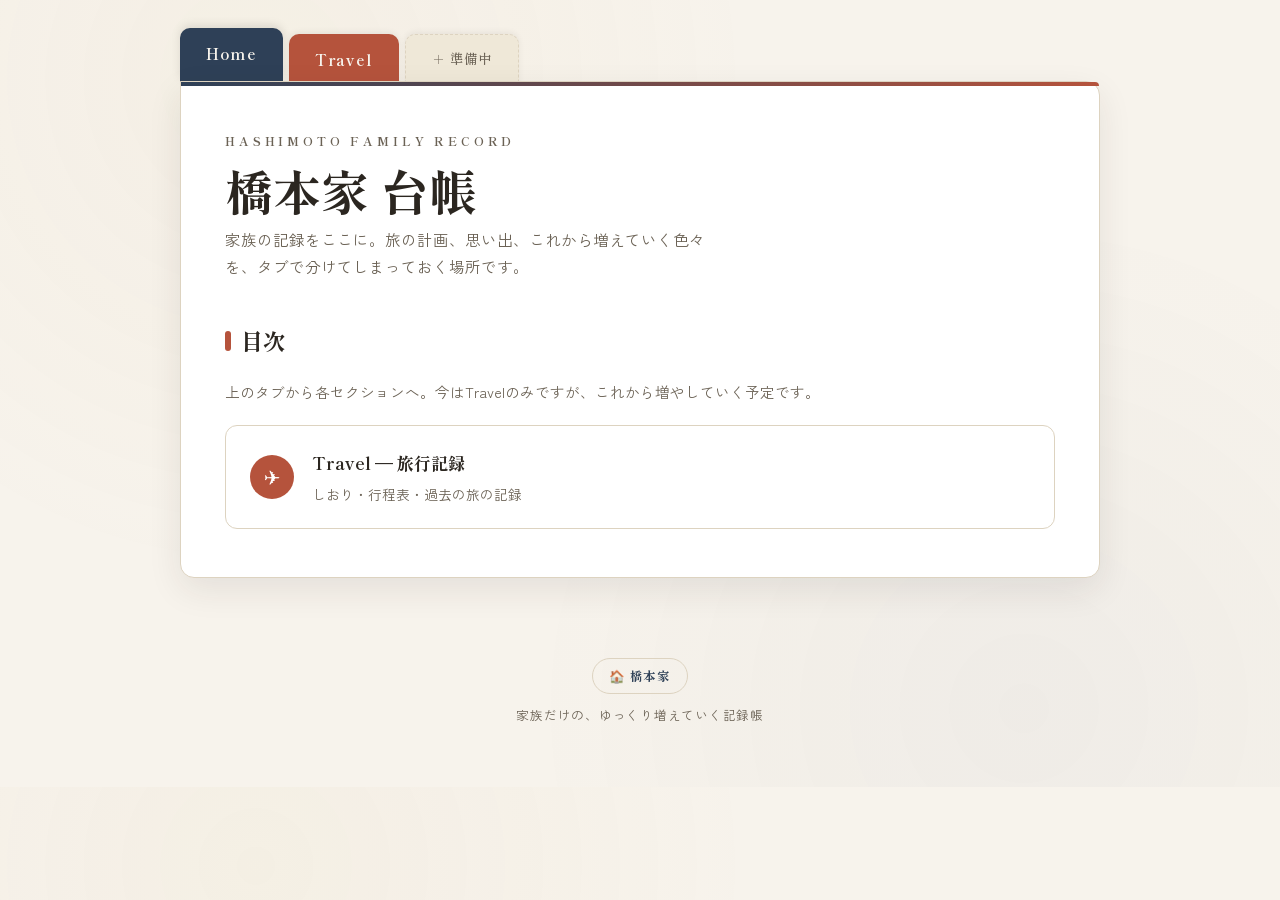
<file: index.html>
<!DOCTYPE html>
<html lang="ja">
<head>
<meta charset="UTF-8">
<meta name="viewport" content="width=device-width, initial-scale=1.0">
<title>橋本家 台帳</title>
<link rel="stylesheet" href="style.css">
</head>
<body>

<div class="binder">
  <nav class="tabnav">
    <a href="index.html" class="tab home active">Home</a>
    <a href="travel.html" class="tab travel">Travel</a>
    <span class="tab future">＋ 準備中</span>
  </nav>

  <div class="sheet">
    <div class="eyebrow">HASHIMOTO FAMILY RECORD</div>
    <h1 class="title">橋本家 台帳</h1>
    <p class="lede">家族の記録をここに。旅の計画、思い出、これから増えていく色々を、タブで分けてしまっておく場所です。</p>

    <div style="margin-top:40px;">
      <h2 class="section"><span class="bar"></span>目次</h2>
      <p style="color:var(--ink-soft); font-size:14.5px; margin-bottom:20px;">
        上のタブから各セクションへ。今はTravelのみですが、これから増やしていく予定です。
      </p>

      <a href="travel.html" style="text-decoration:none;">
        <div style="border:1px solid var(--line); border-radius:12px; padding:22px 24px; display:flex; align-items:center; gap:18px; transition:box-shadow .15s ease;">
          <div style="width:44px;height:44px;border-radius:50%;background:var(--rust);color:#fff;display:grid;place-items:center;font-size:20px;flex:none;">✈</div>
          <div>
            <div style="font-family:'Shippori Mincho',serif; font-weight:700; font-size:17px; color:var(--ink);">Travel — 旅行記録</div>
            <div style="font-size:13.5px; color:var(--ink-soft); margin-top:3px;">しおり・行程表・過去の旅の記録</div>
          </div>
        </div>
      </a>
    </div>
  </div>
</div>

<div class="foot">
  <div class="stamp">🏠 橋本家</div>
  <div>家族だけの、ゆっくり増えていく記録帳</div>
</div>

</body>
</html>
</file>
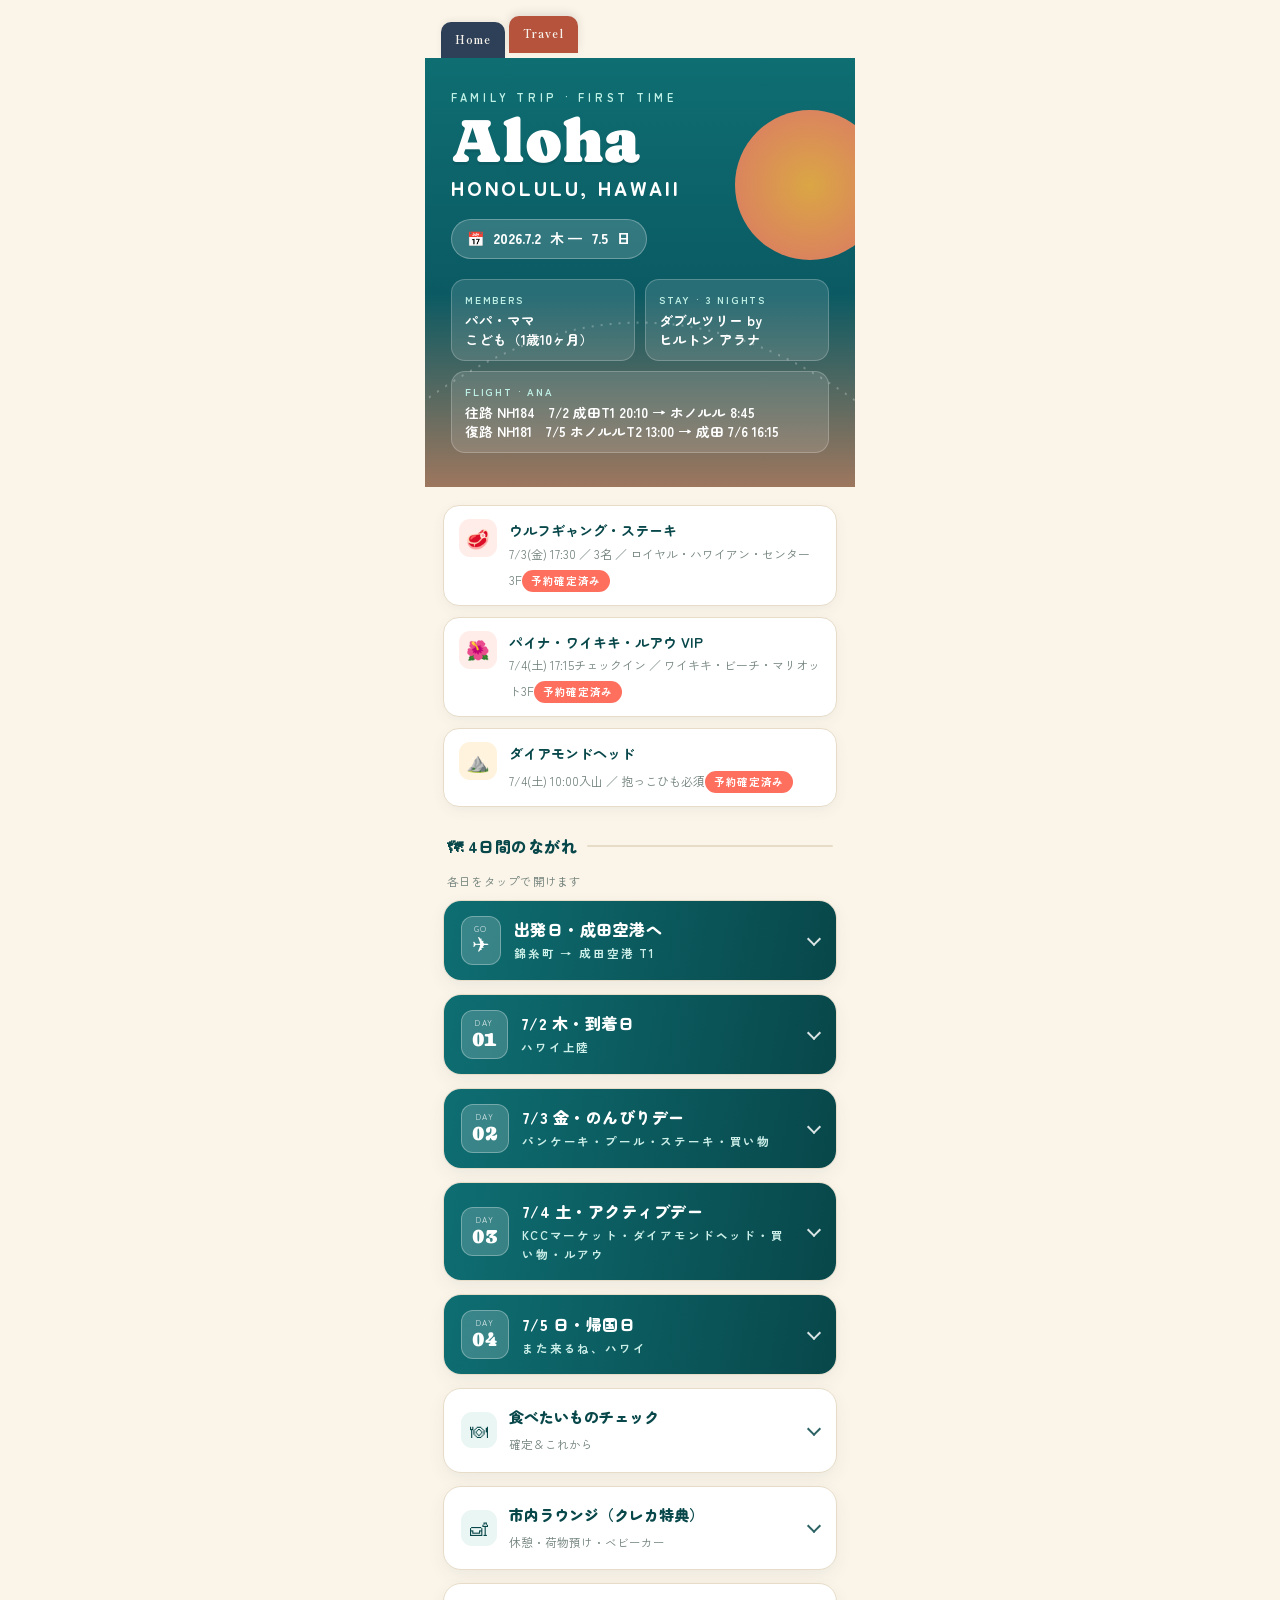
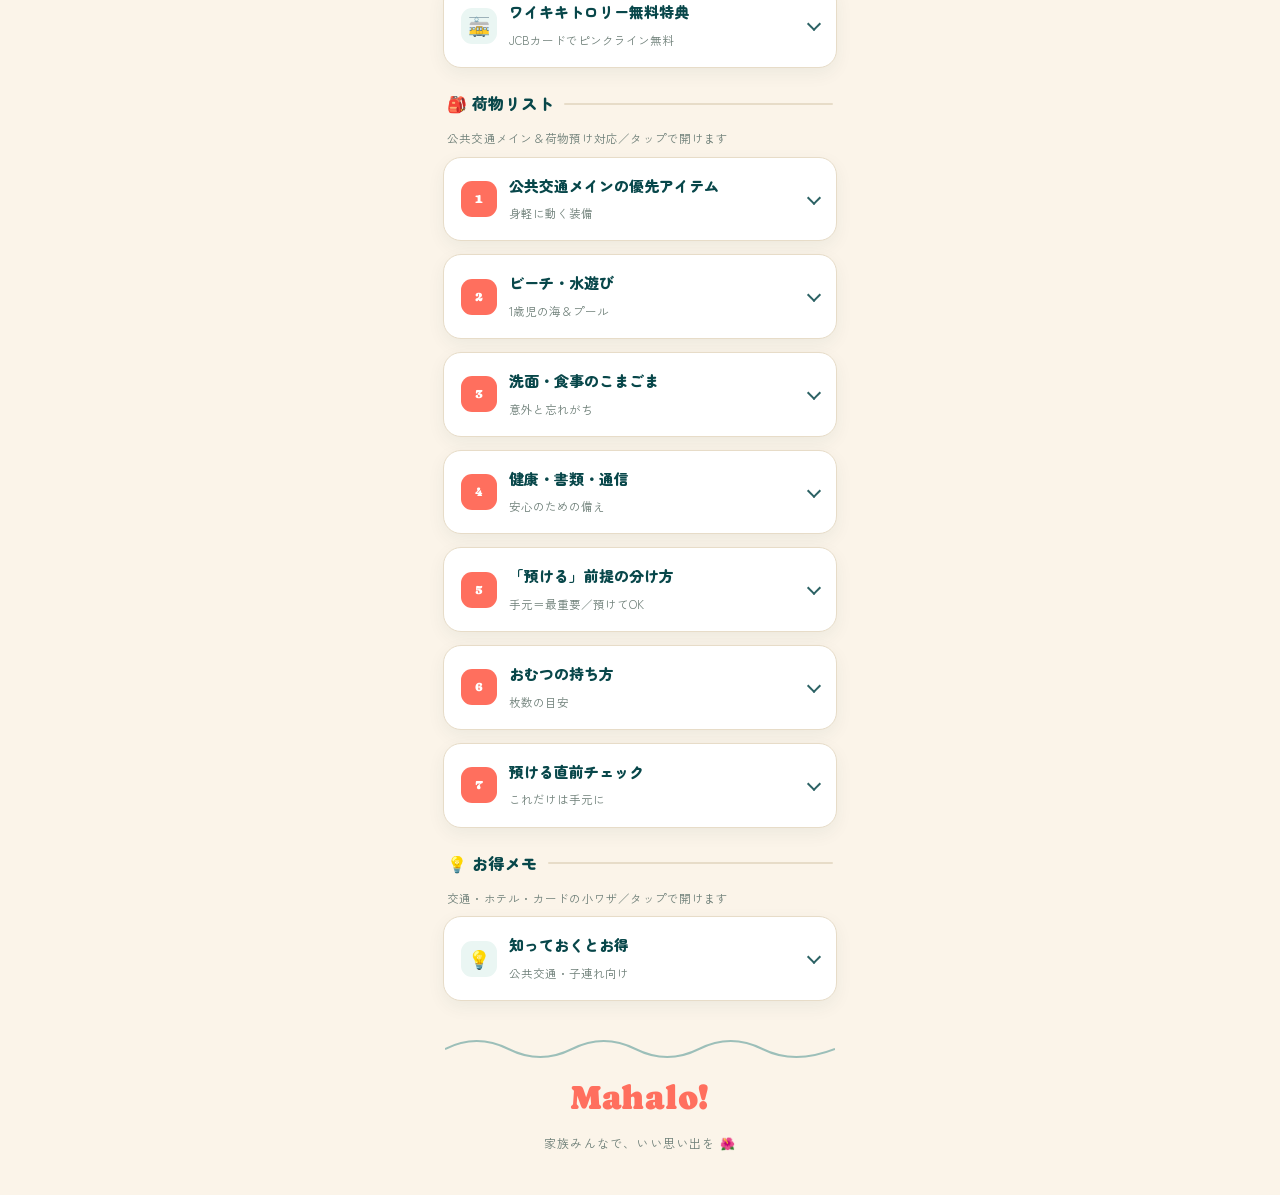
<file: hawaii-2026.html>
<!DOCTYPE html>
<html lang="ja">
<head>
<meta charset="UTF-8">
<meta name="viewport" content="width=device-width, initial-scale=1.0">
<title>ハワイ 旅のしおり｜2026.7.2–7.5</title>
<link rel="preconnect" href="https://fonts.googleapis.com">
<link rel="preconnect" href="https://fonts.gstatic.com" crossorigin>
<link href="https://fonts.googleapis.com/css2?family=Caprasimo&family=Zen+Maru+Gothic:wght@500;700;900&family=Zen+Kaku+Gothic+New:wght@400;500;700&family=Shippori+Mincho:wght@700&display=swap" rel="stylesheet">
<link rel="stylesheet" href="style.css">
<style>
  :root{
    --sea:#0E6E72;--sea-deep:#08474A;--guava:#FF6F5E;--mango:#FFB23E;
    --sand:#FBF4E9;--foam:#FFFFFF;--ink:#22332E;--muted:#6E7F78;--line:#E7DCC8;
  }
  *{box-sizing:border-box;margin:0;padding:0;}
  html{scroll-behavior:smooth;}
  body{font-family:"Zen Kaku Gothic New",system-ui,sans-serif;background:var(--sand);color:var(--ink);line-height:1.7;-webkit-font-smoothing:antialiased;}
  .wrap{max-width:430px;margin:0 auto;background:var(--sand);overflow:hidden;}

  /* ---------- HERO ---------- */
  .hero{position:relative;background:linear-gradient(180deg,#0E6E72 0%,#0B5A63 55%,#FF8A5B 130%);color:#fff;padding:30px 26px 34px;overflow:hidden;}
  .hero .sun{position:absolute;top:52px;right:-30px;width:150px;height:150px;border-radius:50%;background:radial-gradient(circle at 50% 50%,var(--mango),#FF8A5B 70%);opacity:.85;}
  .hero .arc{position:absolute;inset:0;width:100%;height:100%;pointer-events:none;}
  .eyebrow{font-family:"Zen Maru Gothic";font-weight:700;letter-spacing:.34em;font-size:11px;color:#BFF0E6;position:relative;z-index:2;}
  .aloha{font-family:"Caprasimo",serif;font-size:62px;line-height:.92;margin:6px 0 2px;position:relative;z-index:2;text-shadow:0 3px 0 rgba(8,71,74,.25);}
  .dest{font-family:"Zen Maru Gothic";font-weight:900;font-size:20px;letter-spacing:.14em;position:relative;z-index:2;color:#fff;}
  .dates{position:relative;z-index:2;margin-top:14px;display:inline-flex;align-items:center;gap:9px;background:rgba(255,255,255,.16);border:1px solid rgba(255,255,255,.28);padding:7px 15px;border-radius:999px;font-weight:700;font-size:14px;}
  .dates b{font-family:"Zen Maru Gothic";font-weight:900;}
  .facts{position:relative;z-index:2;margin-top:20px;display:grid;grid-template-columns:1fr 1fr;gap:10px;}
  .fact{background:rgba(255,255,255,.12);border:1px solid rgba(255,255,255,.22);border-radius:14px;padding:11px 13px;}
  .fact .k{font-size:10px;letter-spacing:.18em;color:#BFF0E6;font-weight:700;}
  .fact .v{font-family:"Zen Maru Gothic";font-weight:700;font-size:13.5px;margin-top:3px;line-height:1.4;}
  .fact.wide{grid-column:1 / -1;}

  /* ---------- PINS ---------- */
  .pins{padding:18px 18px 4px;display:flex;flex-direction:column;gap:11px;}
  .pin{display:flex;gap:12px;align-items:flex-start;background:var(--foam);border-radius:16px;padding:13px 15px;border:1px solid var(--line);box-shadow:0 4px 14px rgba(8,71,74,.05);}
  .pin .ic{flex:none;width:38px;height:38px;border-radius:11px;display:grid;place-items:center;font-size:19px;}
  .pin.book .ic{background:#FFEDE9;}
  .pin.meet .ic{background:#FFF3DD;}
  .pin .tx{font-size:13px;}
  .pin .tx b{font-family:"Zen Maru Gothic";font-weight:700;display:block;font-size:14px;color:var(--sea-deep);}
  .pin .tx .sub{color:var(--muted);font-size:12px;}
  .chip{display:inline-block;font-size:10.5px;font-weight:700;letter-spacing:.06em;background:var(--guava);color:#fff;padding:2px 9px;border-radius:999px;margin-top:5px;}

  /* ---------- SECTION TITLES ---------- */
  .band{padding:22px 22px 12px;display:flex;align-items:center;gap:10px;}
  .band h2{font-family:"Zen Maru Gothic";font-weight:900;font-size:16px;color:var(--sea-deep);letter-spacing:.03em;}
  .band .line{flex:1;height:2px;background:var(--line);border-radius:2px;}
  .hint{font-size:11.5px;color:var(--muted);padding:0 22px 8px;letter-spacing:.02em;}

  /* ---------- ACCORDION (details) ---------- */
  .acc{padding:0 18px;display:flex;flex-direction:column;gap:13px;}
  details{background:var(--foam);border:1px solid var(--line);border-radius:18px;overflow:hidden;box-shadow:0 6px 18px rgba(8,71,74,.06);}
  summary{cursor:pointer;list-style:none;outline:none;}
  summary::-webkit-details-marker{display:none;}
  summary:focus-visible{outline:3px solid var(--mango);outline-offset:2px;}
  .chev{width:10px;height:10px;border-right:2.5px solid currentColor;border-bottom:2.5px solid currentColor;transform:rotate(45deg);transition:transform .25s ease;opacity:.85;flex:none;margin-top:-3px;}
  details[open] > summary .chev{transform:rotate(-135deg);}
  @media (prefers-reduced-motion:reduce){.chev{transition:none;}}

  /* day summary = colored bar */
  .day-head{display:flex;align-items:center;gap:13px;padding:15px 17px;background:linear-gradient(100deg,var(--sea),var(--sea-deep));color:#fff;}
  .day-no{font-family:"Caprasimo",serif;font-size:13px;line-height:1;background:rgba(255,255,255,.18);border:1px solid rgba(255,255,255,.3);border-radius:12px;padding:8px 10px;text-align:center;flex:none;}
  .day-no small{display:block;font-family:"Zen Maru Gothic";font-size:8px;letter-spacing:.2em;opacity:.85;margin-bottom:2px;}
  .day-no span{font-size:21px;}
  .day-meta{flex:1;}
  .day-meta .d{font-family:"Zen Maru Gothic";font-weight:900;font-size:16px;letter-spacing:.03em;}
  .day-meta .t{font-size:11.5px;color:#CDEFE9;letter-spacing:.16em;font-weight:700;margin-top:1px;}

  .tl{padding:8px 17px 16px;}
  .ev{display:flex;gap:14px;position:relative;padding:10px 0;}
  .ev::before{content:"";position:absolute;left:43px;top:0;bottom:0;width:2px;background:var(--line);}
  .ev:first-child::before{top:18px;}
  .ev:last-child::before{bottom:auto;height:18px;}
  .ev .time{flex:none;width:46px;text-align:right;font-weight:700;font-size:12px;color:var(--sea);font-variant-numeric:tabular-nums;padding-top:1px;}
  .ev .dot{flex:none;width:13px;height:13px;border-radius:50%;margin-top:4px;background:#fff;border:3px solid var(--mango);position:relative;z-index:2;}
  .ev.key .dot{border-color:var(--guava);background:var(--guava);}
  .ev .body{flex:1;}
  .ev .body .h{font-family:"Zen Maru Gothic";font-weight:700;font-size:14px;color:var(--ink);}
  .ev .body .n{font-size:12px;color:var(--muted);margin-top:1px;}
  .ev.key .body .h{color:var(--guava);}
  /* transit route */
  .route-sum{display:flex;gap:7px;flex-wrap:wrap;padding:12px 0 4px;}
  .route-sum span{font-size:11.5px;font-weight:700;background:#EAF6F3;color:var(--sea);border-radius:999px;padding:3px 11px;}
  .leg-line{font-size:11.5px;color:var(--muted);margin-top:1px;}
  .walk{display:flex;gap:14px;position:relative;padding:6px 0;}
  .walk .time{flex:none;width:46px;}
  .walk .wtag{margin-left:60px;font-size:12px;color:var(--sea);font-weight:700;background:#EAF6F3;border-radius:8px;padding:3px 10px;display:inline-block;}
  .tag{display:inline-block;font-size:10px;font-weight:700;letter-spacing:.05em;border-radius:999px;padding:1px 8px;margin-left:6px;vertical-align:1.5px;}
  .tag.fix{background:var(--guava);color:#fff;}
  .tag.eat{background:#FFF0DA;color:#C77B17;}
  .tag.fun{background:#E2F4F0;color:var(--sea);}
  .tag.trolley{background:#FBE3F0;color:#C13B85;}

  /* generic summary head (food / packing) */
  .head{display:flex;align-items:center;gap:12px;padding:15px 17px;color:var(--sea-deep);}
  .head .em{width:36px;height:36px;border-radius:11px;display:grid;place-items:center;font-size:18px;background:#EAF6F3;flex:none;}
  .head .ht{flex:1;}
  .head .ht b{font-family:"Zen Maru Gothic";font-weight:900;font-size:15px;display:block;}
  .head .ht small{font-size:11.5px;color:var(--muted);}
  .head .num{font-family:"Caprasimo",serif;background:var(--guava);color:#fff;font-size:13px;width:36px;height:36px;border-radius:11px;display:grid;place-items:center;flex:none;}
  .inner{padding:4px 17px 17px;}

  /* gourmet list */
  .glist{display:flex;flex-direction:column;gap:10px;}
  .g{display:flex;gap:12px;align-items:center;border:1.5px solid var(--line);border-radius:14px;padding:11px 13px;}
  .g.done{border-color:var(--sea);background:#F1FAF8;}
  .g .gbox{flex:none;width:24px;height:24px;border-radius:8px;border:2px solid var(--line);display:grid;place-items:center;font-size:14px;color:#fff;}
  .g.done .gbox{background:var(--sea);border-color:var(--sea);}
  .g .gt{font-family:"Zen Maru Gothic";font-weight:700;font-size:14px;}
  .g .gn{font-size:11.5px;color:var(--muted);}
  .g .gpin{margin-left:auto;font-size:11px;font-weight:700;color:var(--guava);}

  /* checklists */
  ul.chk{list-style:none;display:flex;flex-direction:column;gap:2px;}
  ul.chk li{display:flex;gap:11px;align-items:flex-start;padding:8px 2px;border-bottom:1px dashed var(--line);font-size:13.5px;}
  ul.chk li:last-child{border-bottom:none;}
  ul.chk li .box{flex:none;width:20px;height:20px;border-radius:6px;border:2px solid var(--line);margin-top:2px;}
  ul.chk li .lbl{flex:1;}
  ul.chk li .lbl small{display:block;color:var(--muted);font-size:11.5px;line-height:1.4;}
  ul.chk li .qty{flex:none;font-family:"Zen Maru Gothic";font-weight:900;font-size:12px;color:var(--sea);background:#EAF6F3;border-radius:8px;padding:2px 8px;margin-top:1px;}

  .subcard{border:1.5px solid var(--line);border-radius:14px;padding:12px 13px;margin-bottom:11px;}
  .subcard:last-child{margin-bottom:0;}
  .subcard.hand{border-color:var(--guava);}
  .subcard h5{font-family:"Zen Maru Gothic";font-weight:700;font-size:13px;color:var(--sea);margin-bottom:8px;display:flex;align-items:center;gap:7px;}
  .subcard.hand h5{color:var(--guava);}
  .ribbon{margin-left:auto;font-size:10px;font-weight:700;letter-spacing:.05em;background:var(--guava);color:#fff;padding:2px 9px;border-radius:999px;}

  .diaper{background:#FFF3DD;border:1px solid #F2E0BB;border-radius:14px;padding:13px 14px;}
  .drow{display:flex;justify-content:space-between;align-items:center;font-size:13px;padding:6px 0;border-bottom:1px dashed #EAD3A8;}
  .drow:last-child{border-bottom:none;}
  .drow b{font-family:"Zen Maru Gothic";font-weight:900;color:#C77B17;}
  .dtip{font-size:12px;color:#8a6a2f;margin-top:9px;line-height:1.6;background:#fff;border-radius:10px;padding:9px 11px;}
  .dtip b{color:#C77B17;}

  .final{background:linear-gradient(120deg,var(--sea),var(--sea-deep));color:#fff;border-radius:14px;padding:15px;}
  .final h5{font-family:"Zen Maru Gothic";font-weight:900;font-size:14px;margin-bottom:3px;}
  .final p.lead{font-size:11.5px;color:#CDEFE9;margin-bottom:11px;}
  .final ul{list-style:none;display:flex;flex-direction:column;gap:9px;}
  .final li{display:flex;gap:11px;align-items:flex-start;font-size:13.5px;}
  .final li .box{flex:none;width:20px;height:20px;border-radius:6px;border:2px solid rgba(255,255,255,.55);margin-top:1px;}
  .final li small{display:block;color:#BFE7E1;font-size:11.5px;}

  /* ---------- FOOTER ---------- */
  .foot{text-align:center;padding:28px 20px 42px;}
  .foot .wave{display:block;width:100%;height:40px;}
  .foot .mahalo{font-family:"Caprasimo",serif;font-size:34px;color:var(--guava);}
  .foot .sig{font-size:12px;color:var(--muted);margin-top:6px;letter-spacing:.1em;}
</style>
</head>
<body>
<div class="binder" style="max-width:430px; margin:0 auto; padding:0 0 6px;">
  <nav class="tabnav" style="padding-top:16px; padding-left:16px; padding-right:16px; gap:4px;">
    <a href="index.html" class="tab home" style="font-size:11px; padding:8px 14px 9px;">Home</a>
    <a href="travel.html" class="tab travel active" style="font-size:11px; padding:8px 14px 9px;">Travel</a>
  </nav>
</div>
<div class="wrap">

  <!-- HERO -->
  <header class="hero">
    <svg class="arc" viewBox="0 0 430 300" preserveAspectRatio="none">
      <path d="M-20,250 Q215,120 450,250" fill="none" stroke="rgba(255,255,255,.25)" stroke-width="1.5" stroke-dasharray="2 7"/>
    </svg>
    <div class="sun"></div>
    <div class="eyebrow">FAMILY TRIP · FIRST TIME</div>
    <div class="aloha">Aloha</div>
    <div class="dest">HONOLULU, HAWAII</div>
    <div class="dates">📅 <b>2026.7.2</b> 木 — <b>7.5</b> 日</div>
    <div class="facts">
      <div class="fact"><div class="k">MEMBERS</div><div class="v">パパ・ママ<br>こども（1歳10ヶ月）</div></div>
      <div class="fact"><div class="k">STAY · 3 NIGHTS</div><div class="v">ダブルツリー by<br>ヒルトン アラナ</div></div>
      <div class="fact wide"><div class="k">FLIGHT · ANA</div><div class="v">往路 NH184　7/2 成田T1 20:10 → ホノルル 8:45<br>復路 NH181　7/5 ホノルルT2 13:00 → 成田 7/6 16:15</div></div>
    </div>
  </header>

  <!-- PINS (always visible) -->
  <section class="pins">
    <div class="pin book">
      <div class="ic">🥩</div>
      <div class="tx"><b>ウルフギャング・ステーキ</b><span class="sub">7/3(金) 17:30 ／ 3名 ／ ロイヤル・ハワイアン・センター3F</span><span class="chip">予約確定済み</span></div>
    </div>
    <div class="pin book">
      <div class="ic">🌺</div>
      <div class="tx"><b>パイナ・ワイキキ・ルアウ VIP</b><span class="sub">7/4(土) 17:15チェックイン ／ ワイキキ・ビーチ・マリオット3F</span><span class="chip">予約確定済み</span></div>
    </div>
    <div class="pin meet">
      <div class="ic">⛰️</div>
      <div class="tx"><b>ダイアモンドヘッド</b><span class="sub">7/4(土) 10:00入山 ／ 抱っこひも必須</span><span class="chip">予約確定済み</span></div>
    </div>
  </section>

  <!-- 旅程 -->
  <div class="band"><h2>🗺 4日間のながれ</h2><span class="line"></span></div>
  <p class="hint">各日をタップで開けます</p>
  <section class="acc">

    <details class="day">
      <summary><div class="day-head"><div class="day-no"><small>GO</small><span>✈</span></div><div class="day-meta"><div class="d">出発日・成田空港へ</div><div class="t">錦糸町 → 成田空港 T1</div></div><span class="chev"></span></div></summary>
      <div class="tl">
        <div class="route-sum"><span>⏱ 1時間19分</span><span>💴 1,099円</span><span>🔁 乗換1回</span></div>
        <div class="ev"><div class="time">16:32</div><div class="dot"></div><div class="body"><div class="h">錦糸町 発</div><div class="leg-line">JR中央総武線各停・津田沼行／2番線</div></div></div>
        <div class="ev"><div class="time">16:57</div><div class="dot"></div><div class="body"><div class="h">船橋 着</div></div></div>
        <div class="walk"><div class="time"></div><span class="wtag">🚶 徒歩4分（屋外乗換）</span></div>
        <div class="ev"><div class="time">17:04</div><div class="dot"></div><div class="body"><div class="h">京成船橋 発</div><div class="leg-line">京成本線特急・成田空港行／2番線</div></div></div>
        <div class="ev"><div class="time">17:51</div><div class="dot"></div><div class="body"><div class="h">成田空港（第1ターミナル）着</div><div class="n">国際線チェックイン・保安検査へ</div></div></div>
        <div class="ev key"><div class="time">20:10</div><div class="dot"></div><div class="body"><div class="h">NH184 ホノルル行 出発 ✈</div><div class="n">成田 第1ターミナル発。搭乗2〜3時間前に空港着が安心</div></div></div>
      </div>
    </details>

    <details class="day">
      <summary><div class="day-head"><div class="day-no"><small>DAY</small><span>01</span></div><div class="day-meta"><div class="d">7/2 木・到着日</div><div class="t">ハワイ上陸</div></div><span class="chev"></span></div></summary>
      <div class="tl">
        <div class="ev"><div class="time">08:45</div><div class="dot"></div><div class="body"><div class="h">ホノルル空港 着 ✈</div><div class="n">NH184で到着。入国審査・荷物受取。子連れ列があれば利用</div></div></div>
        <div class="ev"><div class="time">10:30</div><div class="dot"></div><div class="body"><div class="h">ホテルへ・荷物預け</div><div class="n">チェックインは15:00〜。荷物を預けて身軽に</div></div></div>
        <div class="ev"><div class="time">12:00</div><div class="dot"></div><div class="body"><div class="h">ザ・サンライズシャック <span class="tag eat">アサイー</span></div><div class="n">2335 Kalākaua Ave。ワイキキ中心部、朝〜昼に人気のアサイーボウル専門店</div></div></div>
        <div class="ev"><div class="time">12:30</div><div class="dot"></div><div class="body"><div class="h">レナーズ・ベーカリー <span class="tag eat">マラサダ①</span></div><div class="n">933 Kapahulu Ave。ワイキキから車・タクシーで10分ほど。揚げたてが人気の老舗</div></div></div>
        <div class="ev"><div class="time">午後</div><div class="dot"></div><div class="body"><div class="h">クヒオビーチで足だけ水遊び <span class="tag fun">海</span></div><div class="n">防波堤内で波が穏やか。無理せず早めに切上げ</div></div></div>
        <div class="ev key"><div class="time">18:30</div><div class="dot"></div><div class="body"><div class="h">アラモアナセンターでポケ丼 <span class="tag eat">夕食</span> <span class="tag trolley">🚋ピンクライン</span></div><div class="n">Foodland Farms Ala Moana（2026年ポケ丼チャンピオン）。番号札を取って注文。〜22:00営業。⑨アクア・パームズ発18:12(32便)→アラモアナ着18:28</div></div></div>
        <div class="ev"><div class="time">夜</div><div class="dot"></div><div class="body"><div class="h">早めに就寝</div><div class="n">時差調整。初日は詰め込まないのが正解</div></div></div>
      </div>
    </details>

    <details class="day">
      <summary><div class="day-head"><div class="day-no"><small>DAY</small><span>02</span></div><div class="day-meta"><div class="d">7/3 金・のんびりデー</div><div class="t">パンケーキ・プール・ステーキ・買い物</div></div><span class="chev"></span></div></summary>
      <div class="tl">
        <div class="ev"><div class="time">06:50</div><div class="dot"></div><div class="body"><div class="h">ホテル出発（徒歩）</div><div class="n">ダブルツリーの裏手、徒歩5〜7分</div></div></div>
        <div class="ev"><div class="time">07:00</div><div class="dot"></div><div class="body"><div class="h">アロハ・キッチン <span class="tag eat">パンケーキ</span></div><div class="n">432 Ena Rd。スフレパンケーキが名物の人気店。行列必至のため開店と同時が安全</div></div></div>
        <div class="ev"><div class="time">09:30</div><div class="dot"></div><div class="body"><div class="h">ホテルへ戻る</div><div class="n">パンケーキ後、ゆっくり移動</div></div></div>
        <div class="ev"><div class="time">10:00</div><div class="dot"></div><div class="body"><div class="h">ホテルプールでひと泳ぎ <span class="tag fun">プール</span></div><div class="n">短めに1時間ほど。アラモアナに時間を残すため軽めに</div></div></div>
        <div class="ev"><div class="time">11:00</div><div class="dot"></div><div class="body"><div class="h">ホテルで休憩・シャワー</div><div class="n">お昼寝含めゆったり</div></div></div>
        <div class="ev"><div class="time">14:00</div><div class="dot"></div><div class="body"><div class="h">アラモアナセンター <span class="tag eat">お買い物</span> <span class="tag trolley">🚋ピンクライン</span></div><div class="n">〜16:00の2時間。⑨アクア・パームズ発13:42(14便)→アラモアナ着13:58。妻のJCB提示で無料</div></div></div>
        <div class="ev"><div class="time">16:28</div><div class="dot"></div><div class="body"><div class="h">⑩アラモアナセンター発 <span class="tag trolley">🚋ピンクライン(24便)</span></div><div class="n">ホテルには戻らず①方面へ直行。所要20分程度、16:48頃到着見込み</div></div></div>
        <div class="ev key"><div class="time">17:30</div><div class="dot"></div><div class="body"><div class="h">ウルフギャング・ステーキ <span class="tag fix">確定</span></div><div class="n">3名・ハイチェア手配済み。到着後は付近を散策して時間調整もできる余裕あり</div></div></div>
        <div class="ev"><div class="time">19:00</div><div class="dot"></div><div class="body"><div class="h">ロイヤル・ハワイアン・センターでお買い物 <span class="tag trolley">🚋ピンクライン沿線</span></div><div class="n">ウルフギャングと同じ建物。夕食後そのまま立ち寄れる</div></div></div>
      </div>
    </details>

    <details class="day">
      <summary><div class="day-head"><div class="day-no"><small>DAY</small><span>03</span></div><div class="day-meta"><div class="d">7/4 土・アクティブデー</div><div class="t">KCCマーケット・ダイアモンドヘッド・買い物・ルアウ</div></div><span class="chev"></span></div></summary>
      <div class="tl">
        <div class="ev"><div class="time">08:25</div><div class="dot"></div><div class="body"><div class="h">ホテル出発（徒歩）</div><div class="n">Kalakaua Ave + Ena Rd バス停へ徒歩4分</div></div></div>
        <div class="ev"><div class="time">08:29</div><div class="dot"></div><div class="body"><div class="h">TheBus 2番系統 乗車</div><div class="n">Kalakaua Ave + Ena Rd発。HOLOカードで乗車($3、5歳以下無料)</div></div></div>
        <div class="ev"><div class="time">08:51頃</div><div class="dot"></div><div class="body"><div class="h">KCCファーマーズマーケット付近で下車</div><div class="n">下車後徒歩4分でマーケットへ</div></div></div>
        <div class="ev"><div class="time">09:15</div><div class="dot"></div><div class="body"><div class="h">KCCファーマーズマーケット <span class="tag eat">軽く食べ歩き</span></div><div class="n">4303 Diamond Head Rd。土曜限定7:30-11:00。1〜2品つまんで雰囲気を見る程度、子供がいるので歩き過ぎない</div></div></div>
        <div class="ev"><div class="time">09:50</div><div class="dot"></div><div class="body"><div class="h">ダイアモンドヘッドへ</div><div class="n">同じ敷地のすぐ隣、徒歩圏内。移動時間ほぼゼロ</div></div></div>
        <div class="ev key"><div class="time">10:00</div><div class="dot"></div><div class="body"><div class="h">ダイアモンドヘッド 入山 <span class="tag fix">予約確定済み</span></div><div class="n">往復1.6mile・所要60〜90分。ベビーカー不可、抱っこひもで登頂。日陰なしなので水分・休憩をこまめに</div></div></div>
        <div class="ev"><div class="time">11:30</div><div class="dot"></div><div class="body"><div class="h">下山</div><div class="n">汗だくの想定。着替え・タオルがあると快適</div></div></div>
        <div class="ev"><div class="time">11:42</div><div class="dot"></div><div class="body"><div class="h">TheBus 200番系統 乗車</div><div class="n">Alohea Ave + Pokole St発(徒歩3分)。Palolo Valley行き、5駅・5分</div></div></div>
        <div class="ev"><div class="time">12:00</div><div class="dot"></div><div class="body"><div class="h">レナーズ・ベーカリー <span class="tag eat">マラサダ②</span></div><div class="n">Kaimuki Ave+Kapahulu Ave下車、徒歩2分。揚げたてが人気の老舗</div></div></div>
        <div class="ev"><div class="time">13:02</div><div class="dot"></div><div class="body"><div class="h">TheBus 13番系統 乗車</div><div class="n">Kaimuki Ave+Kapahulu Ave発(徒歩2分)。LILIHA-Puunui行き、15駅・20分</div></div></div>
        <div class="ev"><div class="time">13:26</div><div class="dot"></div><div class="body"><div class="h">ホテルへ戻りシャワー</div><div class="n">Kalakaua Ave+Pau St下車、徒歩3分。ダイアモンドヘッドの汗を流す</div></div></div>
        <div class="ev"><div class="time">14:30</div><div class="dot"></div><div class="body"><div class="h">ロイヤル・ハワイアン・センターでお買い物</div><div class="n">〜16:30の2時間。前日行けなかった店へ。ルアウ会場のすぐ近く</div></div></div>
        <div class="ev"><div class="time">16:30</div><div class="dot"></div><div class="body"><div class="h">身支度</div><div class="n">ルアウは屋外なので薄手の羽織があると安心</div></div></div>
        <div class="ev key"><div class="time">17:15</div><div class="dot"></div><div class="body"><div class="h">パイナ・ワイキキ・ルアウ VIP <span class="tag fix">確定</span></div><div class="n">ワイキキ・ビーチ・マリオット3F。VIPチェックイン17:15〜。プライムリブビュッフェ＋追加カクテル2杯、ステージ至近席。〜20:00終演</div></div></div>
        <div class="ev key"><div class="time">20:30</div><div class="dot"></div><div class="body"><div class="h">独立記念日 花火（10分間） <span class="tag fun">夜</span></div><div class="n">ハレクラニ／モアナ・サーフライダー沖合。ルアウ会場からKalākaua Ave沿いに徒歩圏内</div></div></div>
      </div>
    </details>

    <details class="day">
      <summary><div class="day-head"><div class="day-no"><small>DAY</small><span>04</span></div><div class="day-meta"><div class="d">7/5 日・帰国日</div><div class="t">また来るね、ハワイ</div></div><span class="chev"></span></div></summary>
      <div class="tl">
        <div class="ev"><div class="time">07:30</div><div class="dot"></div><div class="body"><div class="h">フォート・デルーシー・ビーチで足だけ海 <span class="tag fun">海</span></div><div class="n">ホテルから徒歩10分圏内。15〜20分だけサッと。帰国日なので長居せず</div></div></div>
        <div class="ev"><div class="time">08:00</div><div class="dot"></div><div class="body"><div class="h">トロピカル・トライブ <span class="tag eat">アサイー③</span></div><div class="n">1778 Ala Moana Blvd。ダブルツリーのすぐ横で導線ロスなし。人気店だが回転が早く帰国日でも安心</div></div></div>
        <div class="ev"><div class="time">09:00</div><div class="dot"></div><div class="body"><div class="h">ホテルへ戻り荷物整理</div><div class="n">ルアウ後で前夜は疲れているはず。荷造りは朝のうちに済ませる</div></div></div>
        <div class="ev"><div class="time">10:00</div><div class="dot"></div><div class="body"><div class="h">チェックアウト・ホテル出発</div><div class="n">チェックアウトは11:00目安。早めに空港へ</div></div></div>
        <div class="ev key"><div class="time">13:00</div><div class="dot"></div><div class="body"><div class="h">NH181 成田行 出発 ✈</div><div class="n">ホノルル 第2ターミナル発。出発2.5〜3時間前に空港着が安心</div></div></div>
        <div class="ev"><div class="time">7/6<br>16:15</div><div class="dot"></div><div class="body"><div class="h">成田空港 着（+1日）</div><div class="n">日付が変わって翌7/6着。ここから自宅へ</div></div></div>
      </div>
    </details>

    <details>
      <summary><div class="head"><div class="em">🍽</div><div class="ht"><b>食べたいものチェック</b><small>確定＆これから</small></div><span class="chev"></span></div></summary>
      <div class="inner">
        <div class="glist">
          <div class="g done"><div class="gbox">✓</div><div><div class="gt">ウルフギャングのステーキ</div><div class="gn">7/3 17:30 予約済み</div></div><div class="gpin">DAY2</div></div>
          <div class="g"><div class="gbox"></div><div><div class="gt">マラサダ②</div><div class="gn">レナーズ・ベーカリー</div></div><div class="gpin">DAY3</div></div>
          <div class="g"><div class="gbox"></div><div><div class="gt">アサイーボウル①</div><div class="gn">ザ・サンライズシャック（ワイキキ）</div></div><div class="gpin">DAY1</div></div>
          <div class="g"><div class="gbox"></div><div><div class="gt">マラサダ①</div><div class="gn">レナーズ・ベーカリー</div></div><div class="gpin">DAY1</div></div>
          <div class="g"><div class="gbox"></div><div><div class="gt">ポケ丼</div><div class="gn">Foodland Farms Ala Moana（2026ポケ丼チャンピオン）</div></div><div class="gpin">DAY1</div></div>
          <div class="g"><div class="gbox"></div><div><div class="gt">アサイーボウル③</div><div class="gn">トロピカル・トライブ（Ala Moana Blvd）</div></div><div class="gpin">DAY4</div></div>
          <div class="g"><div class="gbox"></div><div><div class="gt">パンケーキ</div><div class="gn">アロハ・キッチン（スフレパンケーキ）</div></div><div class="gpin">DAY2</div></div>
        </div>
      </div>
    </details>

    <details>
      <summary><div class="head"><div class="em">🛋</div><div class="ht"><b>市内ラウンジ（クレカ特典）</b><small>休憩・荷物預け・ベビーカー</small></div><span class="chev"></span></div></summary>
      <div class="inner">
        <div class="subcard">
          <h5>① ホノルルラウンジ by JTB</h5>
          <ul class="chk">
            <li><span class="box"></span><span class="lbl">ワイキキショッピングプラザ 2F<small>営業〜18時。飛行機の時間に関係なく利用可</small></span></li>
            <li><span class="box"></span><span class="lbl">対象：エポス（ゴールド含む）／三井住友<small>三井住友はVJA系で対象の可能性大。受付で要確認。楽天は通常カード不可</small></span></li>
            <li><span class="box"></span><span class="lbl">同伴者も無料・手荷物預かり・ベビーカー貸出<small>ドリンク無料・Wi-Fi完備</small></span></li>
          </ul>
        </div>
        <div class="subcard">
          <h5>② 楽天カード ハワイラウンジ</h5>
          <ul class="chk">
            <li><span class="box"></span><span class="lbl">アラモアナセンター エヴァウィング3F<small>ホテルから近い。買い物ついでの休憩に◎</small></span></li>
            <li><span class="box"></span><span class="lbl">インターナショナルマーケットプレイス 1F<small>ワイキキ側の店舗</small></span></li>
            <li><span class="box"></span><span class="lbl">対象：楽天カード（通常でOK・現物提示）<small>会員1名につき同伴者5名まで無料。今回いちばん使いやすい</small></span></li>
          </ul>
        </div>
      </div>
    </details>

    <details>
      <summary><div class="head"><div class="em">🚋</div><div class="ht"><b>ワイキキトロリー無料特典</b><small>JCBカードでピンクライン無料</small></div><span class="chev"></span></div></summary>
      <div class="inner">
        <ul class="chk">
          <li><span class="box"></span><span class="lbl">アラモアナライン（ピンクライン）が無料<small>乗車時にJCBカードを提示。ワイキキ⇔アラモアナを約15分間隔で結ぶ</small></span></li>
          <li><span class="box"></span><span class="lbl">✅ 妻のJCBカードで家族無料<small>ブランドがJCBなら発行会社は不問。乗車時に妻がカード提示＋「ファミリー」で本人＋大人1名＋子供2名まで無料</small></span></li>
          <li><span class="box"></span><span class="lbl">本人＋大人1名＋11歳以下の子供2名まで無料<small>今回は夫婦とも無料に。乗車時「ファミリー」と伝える。2歳以下は元々無料</small></span></li>
          <li><span class="box"></span><span class="lbl">ピンクラインのみ・カード本体必須<small>他路線は対象外。混雑時は乗れないことも</small></span></li>
          <li><span class="box"></span><span class="lbl">📍 最寄り乗り場は⑨アクア・パームズ・ワイキキ<small>Ala Moana Blvd沿い、ホテルから近い。ここが⑩アラモアナセンターの1つ前で最短ルート（⑪イリカイ待ちだとほぼ1周してしまうので避ける）</small></span></li>
        </ul>
      </div>
    </details>

  </section>

  <!-- 荷物 -->
  <div class="band"><h2>🎒 荷物リスト</h2><span class="line"></span></div>
  <p class="hint">公共交通メイン＆荷物預け対応／タップで開けます</p>
  <section class="acc">

    <details>
      <summary><div class="head"><div class="num">1</div><div class="ht"><b>公共交通メインの優先アイテム</b><small>身軽に動く装備</small></div><span class="chev"></span></div></summary>
      <div class="inner">
        <div class="subcard">
          <h5>🚌 移動が快適になるもの</h5>
          <ul class="chk">
            <li><span class="box"></span><span class="lbl">軽いサブバッグ<small>リュック or 斜めがけ。両手が空くもの</small></span></li>
            <li><span class="box"></span><span class="lbl">折りたたみエコバッグ<small>買い物・濡れ物・荷物が増えた時用</small></span></li>
            <li><span class="box"></span><span class="lbl">小さめの水筒／ボトル<small>暑さ対策</small></span></li>
            <li><span class="box"></span><span class="lbl">ウェットティッシュ（多め）<small>ベビーカーや椅子の拭き取りにも</small></span></li>
            <li><span class="box"></span><span class="lbl">ジップ袋 大中小<small>汚れ物・濡れ物・小物・おやつの小分け</small></span></li>
            <li><span class="box"></span><span class="lbl">薄手の羽織<small>冷房のバス・室内対策</small></span></li>
          </ul>
        </div>
        <div class="subcard">
          <h5>👶 2歳連れ公共交通で効くもの</h5>
          <ul class="chk">
            <li><span class="box"></span><span class="lbl">ベビーカー＋レインカバー<small>急な雨・冷房風よけにも（持参する場合）</small></span></li>
            <li><span class="box"></span><span class="lbl">抱っこひも<small>混雑・寝た時・エレベーターが遠い時の保険</small></span></li>
            <li><span class="box"></span><span class="lbl">迷子対策<small>連絡先カードを子どもの持ち物に入れる</small></span></li>
          </ul>
        </div>
      </div>
    </details>

    <details>
      <summary><div class="head"><div class="num">2</div><div class="ht"><b>ビーチ・水遊び</b><small>1歳児の海＆プール</small></div><span class="chev"></span></div></summary>
      <div class="inner">
        <ul class="chk">
          <li><span class="box"></span><span class="lbl">浮き輪<small>足入れタイプ／アームリングが安全。畳めるもの</small></span></li>
          <li><span class="box"></span><span class="lbl">水遊び用おむつ（スイミングパンツ）<small>普通のおむつはプール不可。水中で使えない</small></span></li>
          <li><span class="box"></span><span class="lbl">マリンシューズ（子供用）<small>珊瑚や岩から足を守る</small></span></li>
          <li><span class="box"></span><span class="lbl">ラッシュガード<small>日焼け＆体温対策</small></span></li>
          <li><span class="box"></span><span class="lbl">濡れた水着入れの防水袋</span></li>
          <li><span class="box"></span><span class="lbl">リーフセーフ日焼け止め<small>酸化亜鉛など。ハワイは一部成分が規制対象</small></span></li>
        </ul>
      </div>
    </details>

    <details>
      <summary><div class="head"><div class="num">3</div><div class="ht"><b>洗面・食事のこまごま</b><small>意外と忘れがち</small></div><span class="chev"></span></div></summary>
      <div class="inner">
        <div class="subcard">
          <h5>🧼 洗面まわり</h5>
          <ul class="chk">
            <li><span class="box"></span><span class="lbl">歯ブラシ（大人＋子供用）・歯磨き粉<small>子供用はホテルに無いことが多い</small></span></li>
            <li><span class="box"></span><span class="lbl">スキンケア／保湿クリーム<small>日焼け後・乾燥対策</small></span></li>
          </ul>
        </div>
        <div class="subcard">
          <h5>🍽 食事まわり（1歳児）</h5>
          <ul class="chk">
            <li><span class="box"></span><span class="lbl">ストローマグ／コップ</span></li>
            <li><span class="box"></span><span class="lbl">食事エプロン・スタイ</span></li>
            <li><span class="box"></span><span class="lbl">使い慣れたおやつ・ベビーフード少し</span></li>
          </ul>
        </div>
      </div>
    </details>

    <details>
      <summary><div class="head"><div class="num">4</div><div class="ht"><b>健康・書類・通信</b><small>安心のための備え</small></div><span class="chev"></span></div></summary>
      <div class="inner">
        <ul class="chk">
          <li><span class="box"></span><span class="lbl">体温計・冷却シート</span></li>
          <li><span class="box"></span><span class="lbl">母子手帳・海外旅行保険の控え</span></li>
          <li><span class="box"></span><span class="lbl">クレジットカード／少額の現金（ドル）</span></li>
          <li><span class="box"></span><span class="lbl">eSIM か Wi-Fi<small>現地での通信手段</small></span></li>
        </ul>
      </div>
    </details>

    <details>
      <summary><div class="head"><div class="num">5</div><div class="ht"><b>「預ける」前提の分け方</b><small>手元＝最重要／預けてOK</small></div><span class="chev"></span></div></summary>
      <div class="inner">
        <div class="subcard hand">
          <h5>✋ いつでも手元（機内・移動バッグ）<span class="ribbon">最重要</span></h5>
          <ul class="chk">
            <li><span class="box"></span><span class="lbl">おむつ</span><span class="qty">6枚</span></li>
            <li><span class="box"></span><span class="lbl">おしりふき<small>取り出しやすい小分け</small></span></li>
            <li><span class="box"></span><span class="lbl">着替え</span><span class="qty">2セット</span></li>
            <li><span class="box"></span><span class="lbl">タオル小</span><span class="qty">1枚</span></li>
            <li><span class="box"></span><span class="lbl">おやつ・飲み物</span></li>
            <li><span class="box"></span><span class="lbl">お気に入りおもちゃ<small>＋ぐずり用の切り札1個</small></span><span class="qty">2〜3個</span></li>
            <li><span class="box"></span><span class="lbl">薬<small>解熱剤など最低限</small></span></li>
            <li><span class="box"></span><span class="lbl">充電セット<small>ケーブル＋モバイルバッテリー</small></span></li>
          </ul>
        </div>
        <div class="subcard">
          <h5>🧳 預けてもOK（スーツケース／ホテルに置く）</h5>
          <ul class="chk">
            <li><span class="box"></span><span class="lbl">残りのおむつ<small>持参合計20〜24枚になるように</small></span></li>
            <li><span class="box"></span><span class="lbl">携帯洗濯機 ＋ 洗剤少量<small>非常用（服にこぼした時など）。予備の着替えは持たず、洗濯で回す方針</small></span></li>
            <li><span class="box"></span><span class="lbl">水着・ビーチ用品</span></li>
            <li><span class="box"></span><span class="lbl">洗面セットの予備</span></li>
          </ul>
        </div>
      </div>
    </details>

    <details>
      <summary><div class="head"><div class="num">6</div><div class="ht"><b>おむつの持ち方</b><small>枚数の目安</small></div><span class="chev"></span></div></summary>
      <div class="inner">
        <div class="diaper">
          <div class="drow"><span>必要量の目安（4日分）</span><b>16枚</b></div>
          <div class="drow"><span>トラブル用込み</span><b>20〜24枚</b></div>
          <div class="dtip">荷物を軽くしたいなら <b>持参は2日分（8〜12枚＋予備少し）</b>、残りは<b>現地調達</b>でも回せます。アラモアナで買えるので一気に軽くなります。</div>
        </div>
      </div>
    </details>

    <details>
      <summary><div class="head"><div class="num">7</div><div class="ht"><b>預ける直前チェック</b><small>これだけは手元に</small></div><span class="chev"></span></div></summary>
      <div class="inner">
        <div class="final">
          <h5>🔑 これだけは手元に</h5>
          <p class="lead">荷物を預ける前に、このセットが手元にあるか確認</p>
          <ul>
            <li><span class="box"></span><span class="lbl">パスポート・財布・スマホ</span></li>
            <li><span class="box"></span><span class="lbl">充電<small>ケーブル最低1本</small></span></li>
            <li><span class="box"></span><span class="lbl">子ども：おむつ2〜3枚＋おしりふき<small>＋着替え1セット＋飲み物／おやつ</small></span></li>
            <li><span class="box"></span><span class="lbl">薬<small>必要最低限</small></span></li>
            <li><span class="box"></span><span class="lbl">羽織 1枚</span></li>
          </ul>
        </div>
      </div>
    </details>

  </section>

  <!-- お得メモ -->
  <div class="band"><h2>💡 お得メモ</h2><span class="line"></span></div>
  <p class="hint">交通・ホテル・カードの小ワザ／タップで開けます</p>
  <section class="acc">
    <details>
      <summary><div class="head"><div class="em">💡</div><div class="ht"><b>知っておくとお得</b><small>公共交通・子連れ向け</small></div><span class="chev"></span></div></summary>
      <div class="inner">
        <ul class="chk">
          <li><span class="box"></span><span class="lbl">The Bus ＋ HOLOカード<small>5歳以下は同乗1名無料→子は無料。1日上限$8.50でそれ以上課金なし（2026/7/1値上げ後）。2時間以内の乗継無料。カード$2はABCストアで購入</small></span></li>
          <li><span class="box"></span><span class="lbl">ダブルツリーの焼きたてクッキー<small>チェックイン時に無料でもらえる。到着日に子供と</small></span></li>
          <li><span class="box"></span><span class="lbl">ABCストアを活用<small>水・軽食・日焼け止め・オムツはホテルより安い。HOLOカードもここで買える</small></span></li>
          <li><span class="box"></span><span class="lbl">エポスの海外旅行保険（自動付帯）<small>ゴールドは付帯。会員本人分は別途購入不要な場合も。家族・子供分の扱いは出発前に要確認</small></span></li>
          <li><span class="box"></span><span class="lbl">アラモアナの無料エンタメ<small>センターステージのフラ・音楽ショー。ホテルから近く休憩がてらに</small></span></li>
          <li><span class="box"></span><span class="lbl">無料で楽しめる定番<small>ヒルトンの金曜花火・ワイキキのビーチはコスパ最強</small></span></li>
        </ul>
      </div>
    </details>
  </section>
  <footer class="foot">
    <svg class="wave" viewBox="0 0 430 40" preserveAspectRatio="none">
      <path d="M0,20 Q35,4 70,20 T140,20 T210,20 T280,20 T350,20 T430,20" fill="none" stroke="#0E6E72" stroke-width="2" opacity=".4"/>
    </svg>
    <div class="mahalo">Mahalo!</div>
    <div class="sig">家族みんなで、いい思い出を 🌺</div>
  </footer>

</div>
</body>
</html>
</file>
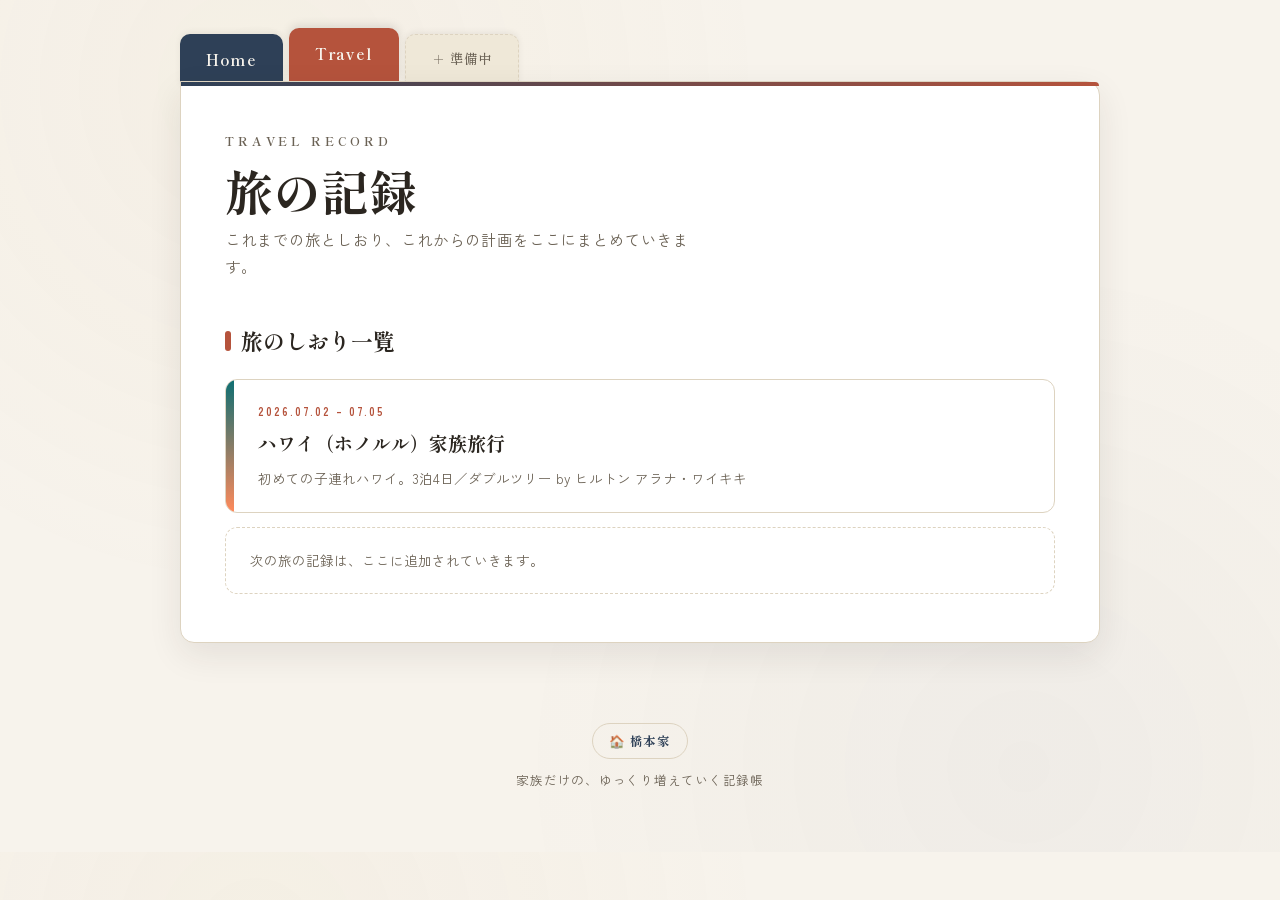
<file: travel.html>
<!DOCTYPE html>
<html lang="ja">
<head>
<meta charset="UTF-8">
<meta name="viewport" content="width=device-width, initial-scale=1.0">
<title>Travel｜橋本家 台帳</title>
<link rel="stylesheet" href="style.css">
</head>
<body>

<div class="binder">
  <nav class="tabnav">
    <a href="index.html" class="tab home">Home</a>
    <a href="travel.html" class="tab travel active">Travel</a>
    <span class="tab future">＋ 準備中</span>
  </nav>

  <div class="sheet">
    <div class="eyebrow">TRAVEL RECORD</div>
    <h1 class="title">旅の記録</h1>
    <p class="lede">これまでの旅としおり、これからの計画をここにまとめていきます。</p>

    <div style="margin-top:40px;">
      <h2 class="section"><span class="bar"></span>旅のしおり一覧</h2>

      <a href="hawaii-2026.html" style="text-decoration:none;">
        <div style="border:1px solid var(--line); border-radius:12px; overflow:hidden; display:flex; align-items:stretch;">
          <div style="width:8px; background:linear-gradient(180deg,#0E6E72,#FF8A5B);"></div>
          <div style="padding:22px 24px; flex:1;">
            <div style="font-size:11px; letter-spacing:.18em; color:var(--rust); font-weight:700;">2026.07.02 – 07.05</div>
            <div style="font-family:'Shippori Mincho',serif; font-weight:700; font-size:19px; color:var(--ink); margin-top:4px;">ハワイ（ホノルル）家族旅行</div>
            <div style="font-size:13.5px; color:var(--ink-soft); margin-top:6px;">初めての子連れハワイ。3泊4日／ダブルツリー by ヒルトン アラナ・ワイキキ</div>
          </div>
        </div>
      </a>

      <div style="margin-top:14px; border:1.5px dashed var(--line); border-radius:12px; padding:20px 24px; color:var(--ink-soft); font-size:13.5px;">
        次の旅の記録は、ここに追加されていきます。
      </div>
    </div>
  </div>
</div>

<div class="foot">
  <div class="stamp">🏠 橋本家</div>
  <div>家族だけの、ゆっくり増えていく記録帳</div>
</div>

</body>
</html>
</file>
<file: style.css>
@import url('https://fonts.googleapis.com/css2?family=Shippori+Mincho:wght@500;700;800&family=Zen+Kaku+Gothic+New:wght@400;500;700&display=swap');

:root{
  --paper:#F7F3EC;
  --paper-deep:#EFE8D8;
  --ink:#2B2620;
  --ink-soft:#6B6255;
  --navy:#2E4057;
  --navy-deep:#1F2C3D;
  --rust:#B5533C;
  --rust-deep:#8C3E2C;
  --line:#DDD3C0;
  --gold:#C9A24B;
}
*{box-sizing:border-box;margin:0;padding:0;}
html{scroll-behavior:smooth;}
body{
  font-family:"Zen Kaku Gothic New",system-ui,sans-serif;
  background:var(--paper);
  color:var(--ink);
  line-height:1.8;
  -webkit-font-smoothing:antialiased;
  background-image:
    radial-gradient(circle at 20% 10%, rgba(201,162,75,.05), transparent 40%),
    radial-gradient(circle at 80% 90%, rgba(46,64,87,.04), transparent 40%);
}

/* ---------- BINDER TAB NAV ---------- */
.binder{
  max-width:960px;
  margin:0 auto;
  padding:0 20px;
}
.tabnav{
  display:flex;
  gap:6px;
  padding-top:28px;
  position:relative;
}
.tab{
  font-family:"Shippori Mincho",serif;
  font-weight:700;
  font-size:15px;
  letter-spacing:.08em;
  text-decoration:none;
  color:var(--paper);
  padding:12px 26px 14px;
  border-radius:10px 10px 0 0;
  position:relative;
  transform:translateY(6px);
  transition:transform .18s ease;
  box-shadow:0 -2px 6px rgba(0,0,0,.06);
}
.tab:hover{ transform:translateY(0); }
.tab.home{ background:var(--navy); }
.tab.travel{ background:var(--rust); }
.tab.future{
  background:var(--paper-deep);
  color:var(--ink-soft);
  border:1.5px dashed var(--line);
  font-weight:500;
  font-size:13px;
}
.tab.active{
  transform:translateY(0);
  box-shadow:0 -3px 10px rgba(0,0,0,.1);
}
.tab.active::after{
  content:"";
  position:absolute; left:0; right:0; bottom:-1px; height:6px;
}
.tab.home.active::after{ background:var(--navy); }
.tab.travel.active::after{ background:var(--rust); }

/* ---------- PAGE BODY (folder sheet) ---------- */
.sheet{
  background:#fff;
  border:1px solid var(--line);
  border-radius:0 14px 14px 14px;
  box-shadow:0 12px 34px rgba(43,38,32,.09);
  padding:48px 44px;
  margin-bottom:60px;
  position:relative;
}
.sheet::before{
  content:"";
  position:absolute; top:0; left:0; right:0; height:4px;
  background:linear-gradient(90deg, var(--navy), var(--rust));
  border-radius:0 14px 0 0;
}
@media (max-width:640px){
  .sheet{ padding:30px 22px; }
  .tab{ padding:10px 16px 12px; font-size:13px; }
}

/* ---------- TYPOGRAPHY ---------- */
.eyebrow{
  font-family:"Shippori Mincho",serif;
  font-weight:700;
  font-size:12px;
  letter-spacing:.32em;
  color:var(--ink-soft);
}
h1.title{
  font-family:"Shippori Mincho",serif;
  font-weight:800;
  font-size:clamp(32px,5vw,48px);
  line-height:1.25;
  margin:8px 0 6px;
  color:var(--ink);
}
.lede{
  font-size:15.5px;
  color:var(--ink-soft);
  max-width:60ch;
}
h2.section{
  font-family:"Shippori Mincho",serif;
  font-weight:700;
  font-size:22px;
  margin:0 0 18px;
  display:flex; align-items:center; gap:10px;
  color:var(--ink);
}
h2.section .bar{
  width:6px; height:20px; border-radius:3px; background:var(--rust); display:inline-block;
}

/* ---------- FOOTER ---------- */
.foot{
  max-width:960px; margin:0 auto; padding:20px 20px 60px;
  text-align:center; color:var(--ink-soft); font-size:12.5px; letter-spacing:.06em;
}
.foot .stamp{
  display:inline-flex; align-items:center; gap:8px;
  font-family:"Shippori Mincho",serif; font-weight:700; color:var(--navy);
  border:1.5px solid var(--line); border-radius:999px; padding:6px 16px; margin-bottom:10px;
}

/* ---------- UTILITY ---------- */
a{ color:inherit; }
.stamp-icon{
  width:26px; height:26px; border-radius:50%;
  border:2px solid rgba(255,255,255,.85);
  display:inline-grid; place-items:center; font-size:13px;
}
</file>
